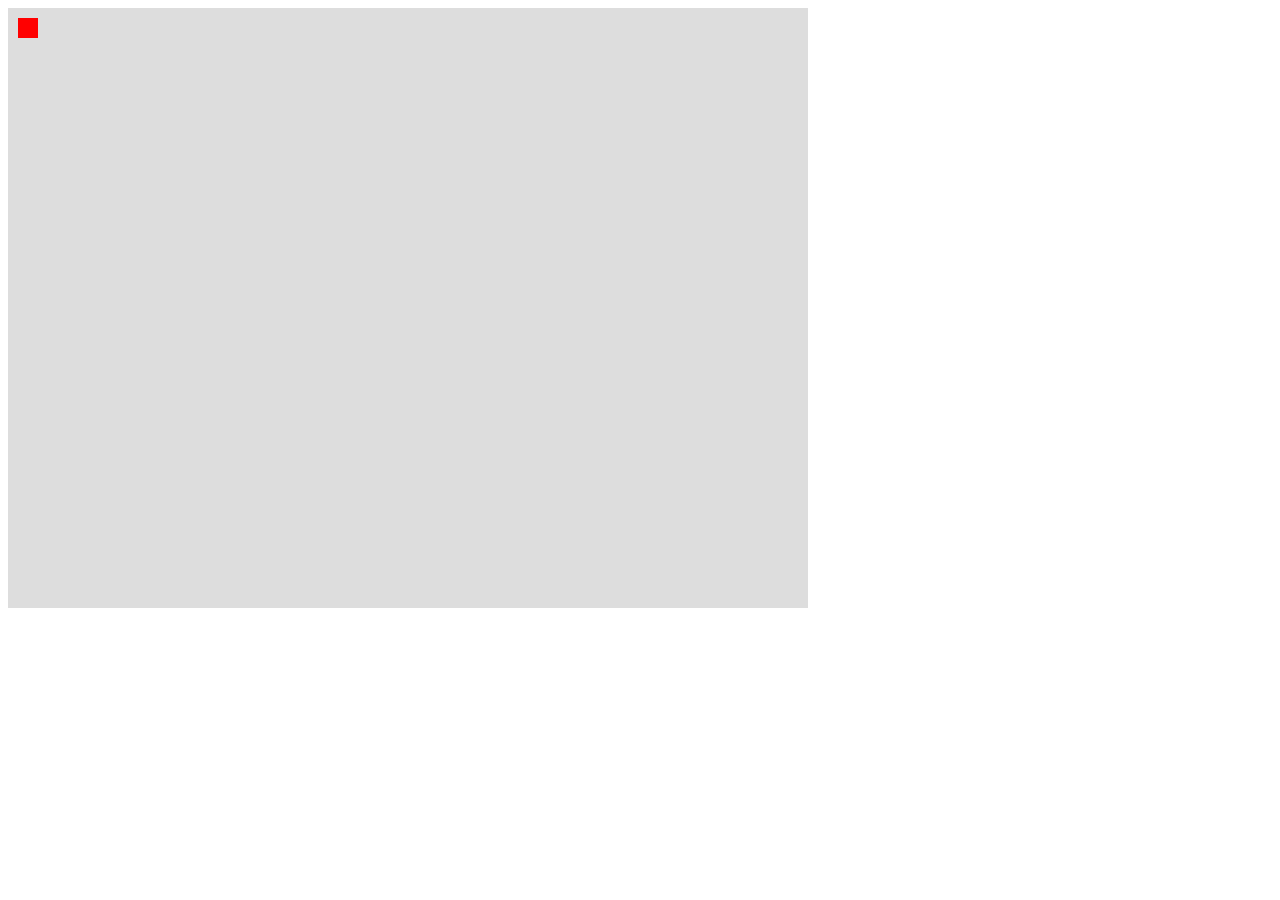
<file: html/exercie/canva/index.html>
<!DOCTYPE html>
<html lang="fr">
  <head>
    <meta charset="UTF-8" />
    <meta name="viewport" content="width=device-width, initial-scale=1.0" />
    <title>Dessiner une balle</title>
    <script src="main.js"></script>
  </head>
  <body>
    <canvas width="800" height="600" id="canvas"></canvas>
  </body>
</html>
</file>
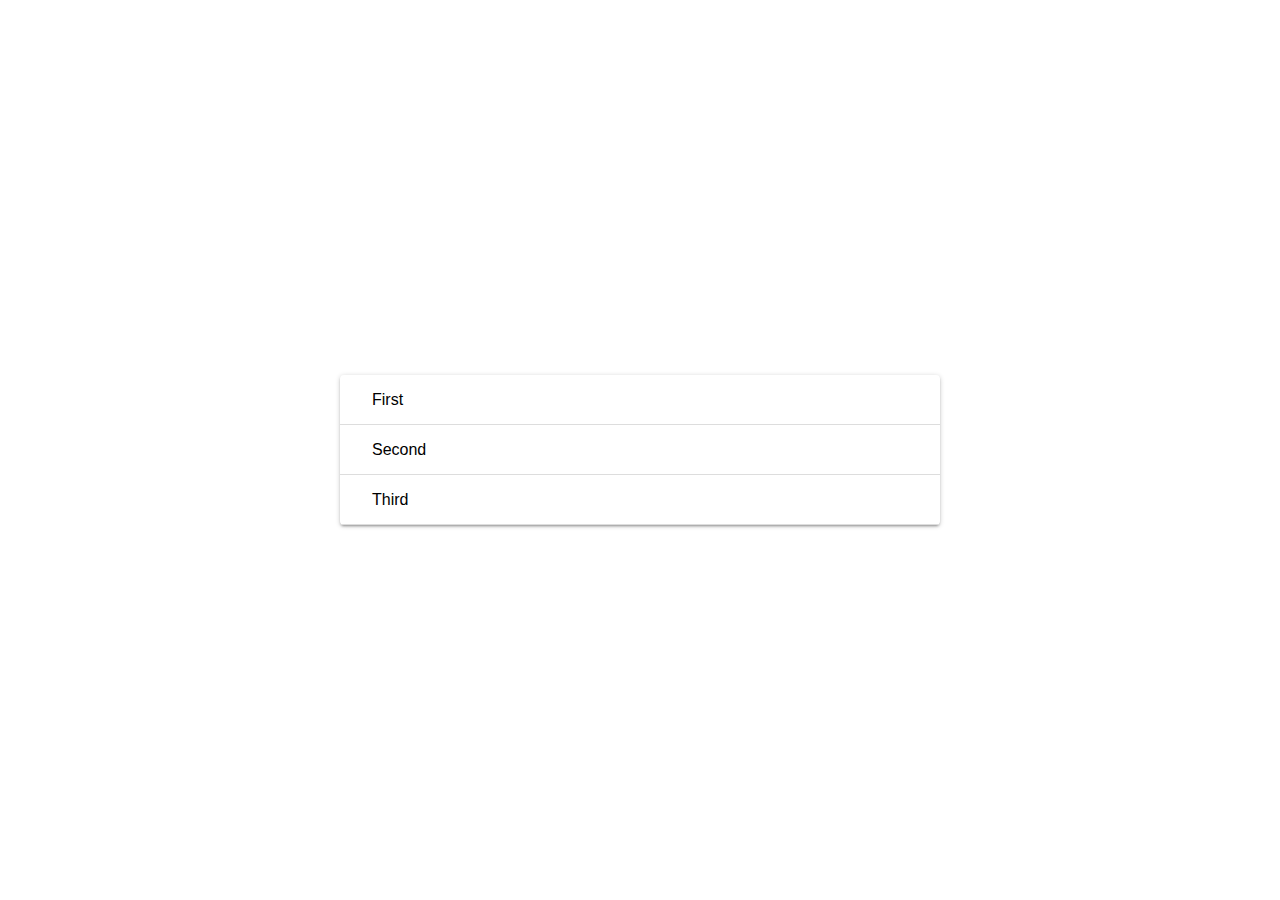
<file: html/exercie/collapse/index.html>
<!DOCTYPE html>
<html lang="en">
  <head>
    <meta charset="UTF-8" />
    <meta http-equiv="X-UA-Compatible" content="IE=edge" />
    <meta name="viewport" content="width=device-width, initial-scale=1.0" />
    <title>Document</title>
 
    <style>
      body {
        display: flex;
        justify-content: center;
        align-items: center;
        min-height: 100vh;
        margin: 0;
        padding: 0 32px;
        flex-direction: column;
      }
 
      .container {
        box-shadow: 0 2px 2px 0 rgb(0 0 0 / 14%),
          0 3px 1px -2px rgb(0 0 0 / 12%), 0 1px 5px 0 rgb(0 0 0 / 20%);
        max-width: 600px;
        border-radius: 4px;
      }
 
      p {
        font-family: sans-serif;
        font-size: 16px;
        margin: 0;
        box-shadow: 0 -1px 0 #ddd inset;
        transition: height 0.3s ease-out;
      }
 
      p:first-child {
        cursor: pointer;
        padding: 16px 32px;
      }
 
      p:last-child {
        height: 0;
        overflow: hidden;
        padding: 0 32px;
      }
    </style>
  </head>
  <body>
    <div class="container">
      <div>
        <p>First</p>
        <p>
          Lorem ipsum dolor sit amet, consectetur adipiscing elit, sed do
          eiusmod tempor incididunt ut labore et dolore magna aliqua. Ut enim ad
          minim veniam, quis nostrud exercitation ullamco laboris nisi ut
          aliquip ex ea commodo consequat. Lorem ipsum dolor sit amet,
          consectetur adipiscing elit, sed do eiusmod tempor incididunt ut
          labore et dolore magna aliqua. Ut enim ad minim veniam, quis nostrud
          exercitation ullamco laboris nisi ut aliquip ex ea commodo consequat.
          Lorem ipsum dolor sit amet, consectetur adipiscing elit, sed do
          eiusmod tempor incididunt ut labore et dolore magna aliqua. Ut enim ad
          minim veniam, quis nostrud exercitation ullamco laboris nisi ut
          aliquip ex ea commodo consequat.
        </p>
      </div>
      <div>
        <p>Second</p>
        <p>
          Lorem ipsum dolor sit amet, consectetur adipiscing elit, sed do
          eiusmod tempor incididunt ut labore et dolore magna aliqua. Ut enim ad
          minim veniam, quis nostrud exercitation ullamco laboris nisi ut
          aliquip ex ea commodo consequat.
        </p>
      </div>
      <div>
        <p>Third</p>
        <p>
          Lorem ipsum dolor sit amet, consectetur adipiscing elit, sed do
          eiusmod tempor incididunt ut labore et dolore magna aliqua. Ut enim ad
          minim veniam, quis nostrud exercitation ullamco laboris nisi ut
          aliquip ex ea commodo consequat.
        </p>
      </div>
    </div>
 
    <script src="main.js"></script>
  </body>
</html>
</file>
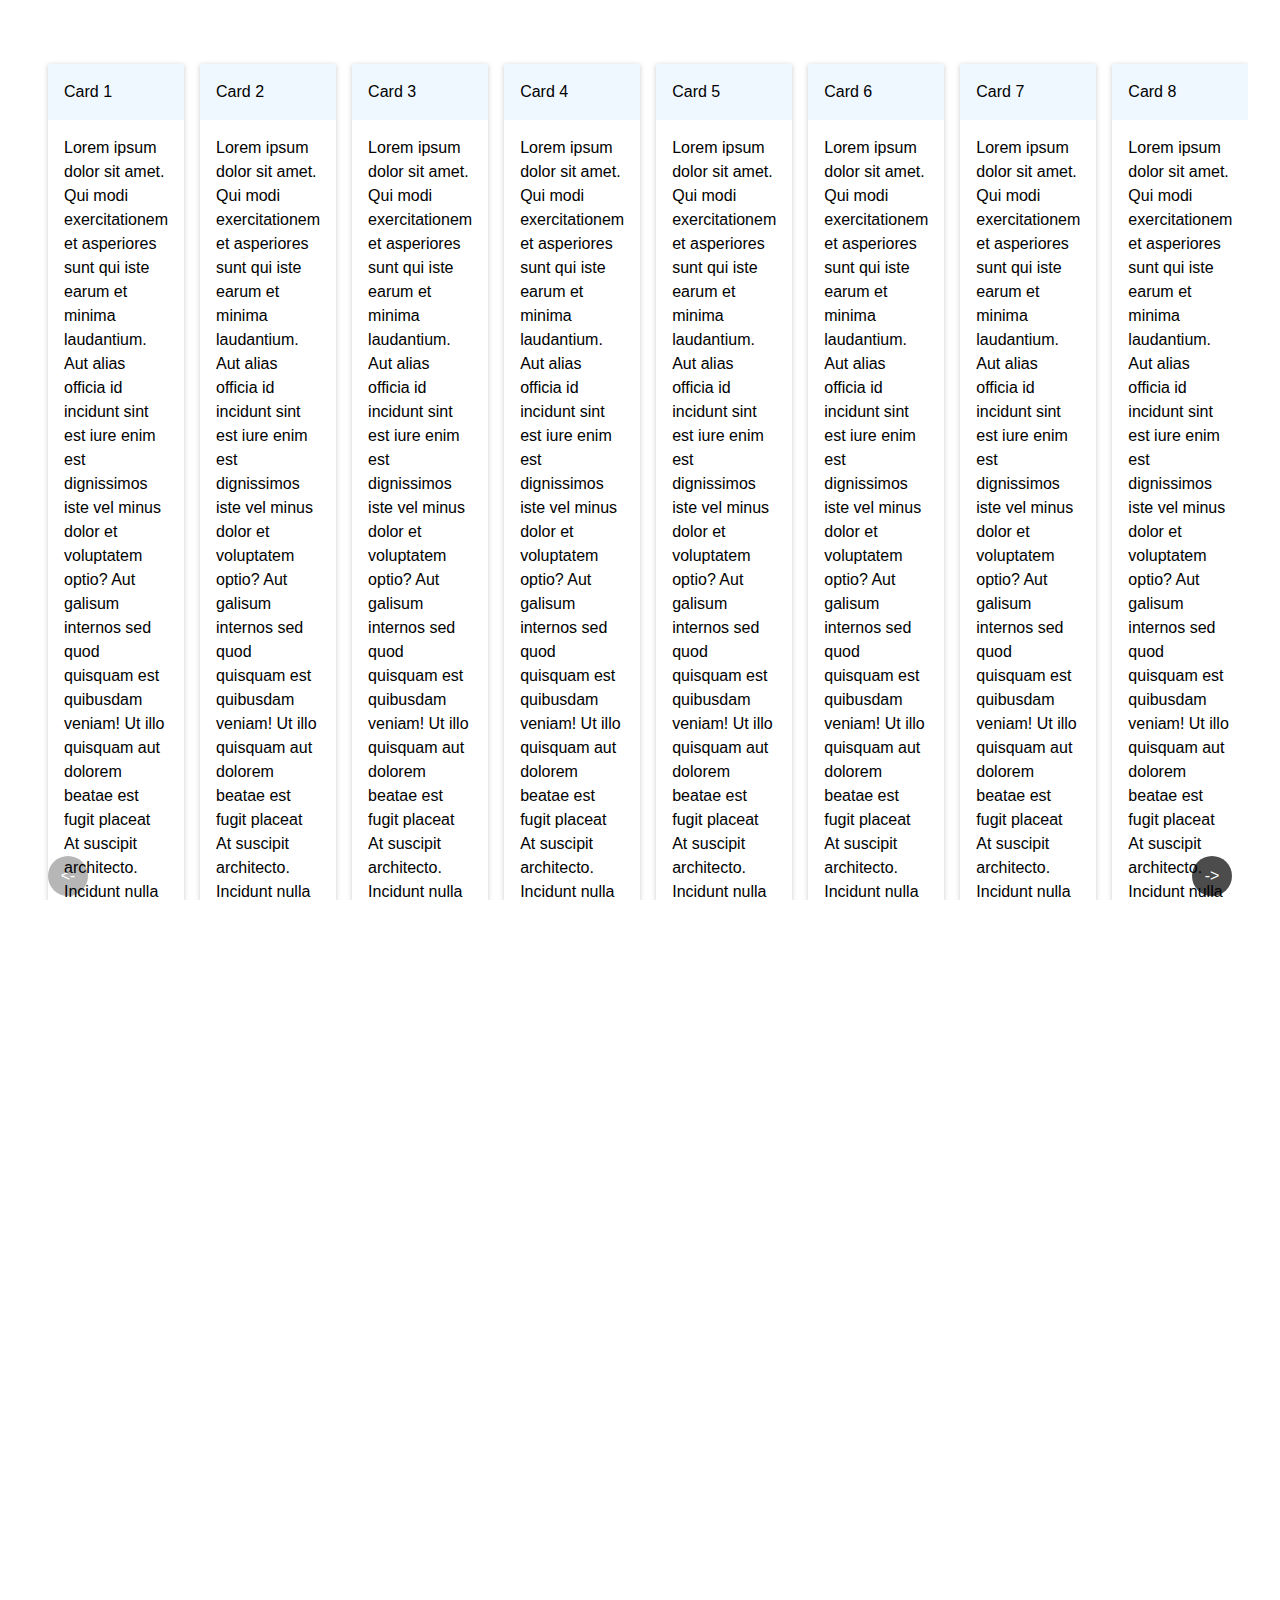
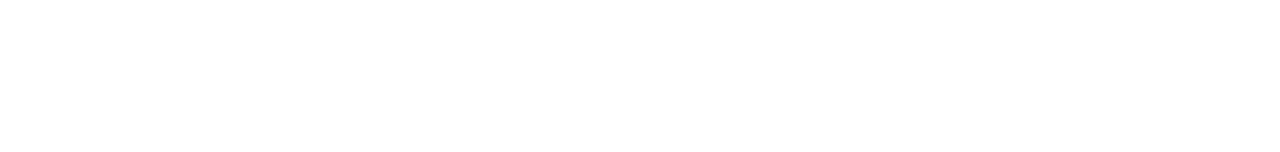
<file: html/exercie/slider/index.html>
<!DOCTYPE html>
<html lang="fr">
  <head>
    <meta charset="UTF-8" />
    <meta http-equiv="X-UA-Compatible" content="IE=edge" />
    <meta name="viewport" content="width=device-width, initial-scale=1.0" />
    <title>Carousel</title>
    <link rel="stylesheet" href="common.css">
    <link rel="stylesheet" href="reseter.css" />
    <link rel="stylesheet" href="style.css" />
 
    <script src="./index_backup.js"></script>
  </head>
  <body>
    <div class="container">
      <div id="slider" class="slider-container">
        <ul>
          <li>
            <div class="card">
              <div class="header">
                <p>Card 1</p>
              </div>
              <div class="body">
                <p>
                  Lorem ipsum dolor sit amet. Qui modi exercitationem et
                  asperiores sunt qui iste earum et minima laudantium. Aut alias
                  officia id incidunt sint est iure enim est dignissimos iste
                  vel minus dolor et voluptatem optio? Aut galisum internos sed
                  quod quisquam est quibusdam veniam! Ut illo quisquam aut
                  dolorem beatae est fugit placeat At suscipit architecto.
                  Incidunt nulla et velit neque ea atque dolor aut quis pariatur
                  qui ullam possimus sed saepe nihil. Non enim molestiae rem
                  quis ducimus et molestias illum. Sit perferendis magni
                  cupiditate quae vel voluptatibus animi ut doloribus illo est
                  consectetur explicabo id perspiciatis esse? Eum excepturi
                  internos non reiciendis nihil ut sunt vero id dolor galisum
                  est dignissimos architecto.
                </p>
              </div>
            </div>
          </li>
          <li>
            <div class="card">
              <div class="header">
                <p>Card 2</p>
              </div>
              <div class="body">
                <p>
                  Lorem ipsum dolor sit amet. Qui modi exercitationem et
                  asperiores sunt qui iste earum et minima laudantium. Aut alias
                  officia id incidunt sint est iure enim est dignissimos iste
                  vel minus dolor et voluptatem optio? Aut galisum internos sed
                  quod quisquam est quibusdam veniam! Ut illo quisquam aut
                  dolorem beatae est fugit placeat At suscipit architecto.
                  Incidunt nulla et velit neque ea atque dolor aut quis pariatur
                  qui ullam possimus sed saepe nihil. Non enim molestiae rem
                  quis ducimus et molestias illum. Sit perferendis magni
                  cupiditate quae vel voluptatibus animi ut doloribus illo est
                  consectetur explicabo id perspiciatis esse? Eum excepturi
                  internos non reiciendis nihil ut sunt vero id dolor galisum
                  est dignissimos architecto.
                </p>
              </div>
            </div>
          </li>
          <li>
            <div class="card">
              <div class="header">
                <p>Card 3</p>
              </div>
              <div class="body">
                <p>
                  Lorem ipsum dolor sit amet. Qui modi exercitationem et
                  asperiores sunt qui iste earum et minima laudantium. Aut alias
                  officia id incidunt sint est iure enim est dignissimos iste
                  vel minus dolor et voluptatem optio? Aut galisum internos sed
                  quod quisquam est quibusdam veniam! Ut illo quisquam aut
                  dolorem beatae est fugit placeat At suscipit architecto.
                  Incidunt nulla et velit neque ea atque dolor aut quis pariatur
                  qui ullam possimus sed saepe nihil. Non enim molestiae rem
                  quis ducimus et molestias illum. Sit perferendis magni
                  cupiditate quae vel voluptatibus animi ut doloribus illo est
                  consectetur explicabo id perspiciatis esse? Eum excepturi
                  internos non reiciendis nihil ut sunt vero id dolor galisum
                  est dignissimos architecto.
                </p>
              </div>
            </div>
          </li>
          <li>
            <div class="card">
              <div class="header">
                <p>Card 4</p>
              </div>
              <div class="body">
                <p>
                  Lorem ipsum dolor sit amet. Qui modi exercitationem et
                  asperiores sunt qui iste earum et minima laudantium. Aut alias
                  officia id incidunt sint est iure enim est dignissimos iste
                  vel minus dolor et voluptatem optio? Aut galisum internos sed
                  quod quisquam est quibusdam veniam! Ut illo quisquam aut
                  dolorem beatae est fugit placeat At suscipit architecto.
                  Incidunt nulla et velit neque ea atque dolor aut quis pariatur
                  qui ullam possimus sed saepe nihil. Non enim molestiae rem
                  quis ducimus et molestias illum. Sit perferendis magni
                  cupiditate quae vel voluptatibus animi ut doloribus illo est
                  consectetur explicabo id perspiciatis esse? Eum excepturi
                  internos non reiciendis nihil ut sunt vero id dolor galisum
                  est dignissimos architecto.
                </p>
              </div>
            </div>
          </li>
          <li>
            <div class="card">
              <div class="header">
                <p>Card 5</p>
              </div>
              <div class="body">
                <p>
                  Lorem ipsum dolor sit amet. Qui modi exercitationem et
                  asperiores sunt qui iste earum et minima laudantium. Aut alias
                  officia id incidunt sint est iure enim est dignissimos iste
                  vel minus dolor et voluptatem optio? Aut galisum internos sed
                  quod quisquam est quibusdam veniam! Ut illo quisquam aut
                  dolorem beatae est fugit placeat At suscipit architecto.
                  Incidunt nulla et velit neque ea atque dolor aut quis pariatur
                  qui ullam possimus sed saepe nihil. Non enim molestiae rem
                  quis ducimus et molestias illum. Sit perferendis magni
                  cupiditate quae vel voluptatibus animi ut doloribus illo est
                  consectetur explicabo id perspiciatis esse? Eum excepturi
                  internos non reiciendis nihil ut sunt vero id dolor galisum
                  est dignissimos architecto.
                </p>
              </div>
            </div>
          </li>
          <li>
            <div class="card">
              <div class="header">
                <p>Card 6</p>
              </div>
              <div class="body">
                <p>
                  Lorem ipsum dolor sit amet. Qui modi exercitationem et
                  asperiores sunt qui iste earum et minima laudantium. Aut alias
                  officia id incidunt sint est iure enim est dignissimos iste
                  vel minus dolor et voluptatem optio? Aut galisum internos sed
                  quod quisquam est quibusdam veniam! Ut illo quisquam aut
                  dolorem beatae est fugit placeat At suscipit architecto.
                  Incidunt nulla et velit neque ea atque dolor aut quis pariatur
                  qui ullam possimus sed saepe nihil. Non enim molestiae rem
                  quis ducimus et molestias illum. Sit perferendis magni
                  cupiditate quae vel voluptatibus animi ut doloribus illo est
                  consectetur explicabo id perspiciatis esse? Eum excepturi
                  internos non reiciendis nihil ut sunt vero id dolor galisum
                  est dignissimos architecto.
                </p>
              </div>
            </div>
          </li>
          <li>
            <div class="card">
              <div class="header">
                <p>Card 7</p>
              </div>
              <div class="body">
                <p>
                  Lorem ipsum dolor sit amet. Qui modi exercitationem et
                  asperiores sunt qui iste earum et minima laudantium. Aut alias
                  officia id incidunt sint est iure enim est dignissimos iste
                  vel minus dolor et voluptatem optio? Aut galisum internos sed
                  quod quisquam est quibusdam veniam! Ut illo quisquam aut
                  dolorem beatae est fugit placeat At suscipit architecto.
                  Incidunt nulla et velit neque ea atque dolor aut quis pariatur
                  qui ullam possimus sed saepe nihil. Non enim molestiae rem
                  quis ducimus et molestias illum. Sit perferendis magni
                  cupiditate quae vel voluptatibus animi ut doloribus illo est
                  consectetur explicabo id perspiciatis esse? Eum excepturi
                  internos non reiciendis nihil ut sunt vero id dolor galisum
                  est dignissimos architecto.
                </p>
              </div>
            </div>
          </li>
          <li>
            <div class="card">
              <div class="header">
                <p>Card 8</p>
              </div>
              <div class="body">
                <p>
                  Lorem ipsum dolor sit amet. Qui modi exercitationem et
                  asperiores sunt qui iste earum et minima laudantium. Aut alias
                  officia id incidunt sint est iure enim est dignissimos iste
                  vel minus dolor et voluptatem optio? Aut galisum internos sed
                  quod quisquam est quibusdam veniam! Ut illo quisquam aut
                  dolorem beatae est fugit placeat At suscipit architecto.
                  Incidunt nulla et velit neque ea atque dolor aut quis pariatur
                  qui ullam possimus sed saepe nihil. Non enim molestiae rem
                  quis ducimus et molestias illum. Sit perferendis magni
                  cupiditate quae vel voluptatibus animi ut doloribus illo est
                  consectetur explicabo id perspiciatis esse? Eum excepturi
                  internos non reiciendis nihil ut sunt vero id dolor galisum
                  est dignissimos architecto.
                </p>
              </div>
            </div>
          </li>
          <li>
            <div class="card">
              <div class="header">
                <p>Card 9</p>
              </div>
              <div class="body">
                <p>
                  Lorem ipsum dolor sit amet. Qui modi exercitationem et
                  asperiores sunt qui iste earum et minima laudantium. Aut alias
                  officia id incidunt sint est iure enim est dignissimos iste
                  vel minus dolor et voluptatem optio? Aut galisum internos sed
                  quod quisquam est quibusdam veniam! Ut illo quisquam aut
                  dolorem beatae est fugit placeat At suscipit architecto.
                  Incidunt nulla et velit neque ea atque dolor aut quis pariatur
                  qui ullam possimus sed saepe nihil. Non enim molestiae rem
                  quis ducimus et molestias illum. Sit perferendis magni
                  cupiditate quae vel voluptatibus animi ut doloribus illo est
                  consectetur explicabo id perspiciatis esse? Eum excepturi
                  internos non reiciendis nihil ut sunt vero id dolor galisum
                  est dignissimos architecto.
                </p>
              </div>
            </div>
          </li>
          <li>
            <div class="card">
              <div class="header">
                <p>Card 10</p>
              </div>
              <div class="body">
                <p>
                  Lorem ipsum dolor sit amet. Qui modi exercitationem et
                  asperiores sunt qui iste earum et minima laudantium. Aut alias
                  officia id incidunt sint est iure enim est dignissimos iste
                  vel minus dolor et voluptatem optio? Aut galisum internos sed
                  quod quisquam est quibusdam veniam! Ut illo quisquam aut
                  dolorem beatae est fugit placeat At suscipit architecto.
                  Incidunt nulla et velit neque ea atque dolor aut quis pariatur
                  qui ullam possimus sed saepe nihil. Non enim molestiae rem
                  quis ducimus et molestias illum. Sit perferendis magni
                  cupiditate quae vel voluptatibus animi ut doloribus illo est
                  consectetur explicabo id perspiciatis esse? Eum excepturi
                  internos non reiciendis nihil ut sunt vero id dolor galisum
                  est dignissimos architecto.
                </p>
              </div>
            </div>
          </li>
          <li>
            <div class="card">
              <div class="header">
                <p>Card 11</p>
              </div>
              <div class="body">
                <p>
                  Lorem ipsum dolor sit amet. Qui modi exercitationem et
                  asperiores sunt qui iste earum et minima laudantium. Aut alias
                  officia id incidunt sint est iure enim est dignissimos iste
                  vel minus dolor et voluptatem optio? Aut galisum internos sed
                  quod quisquam est quibusdam veniam! Ut illo quisquam aut
                  dolorem beatae est fugit placeat At suscipit architecto.
                  Incidunt nulla et velit neque ea atque dolor aut quis pariatur
                  qui ullam possimus sed saepe nihil. Non enim molestiae rem
                  quis ducimus et molestias illum. Sit perferendis magni
                  cupiditate quae vel voluptatibus animi ut doloribus illo est
                  consectetur explicabo id perspiciatis esse? Eum excepturi
                  internos non reiciendis nihil ut sunt vero id dolor galisum
                  est dignissimos architecto.
                </p>
              </div>
            </div>
          </li>
          <li>
            <div class="card">
              <div class="header">
                <p>Card 12</p>
              </div>
              <div class="body">
                <p>
                  Lorem ipsum dolor sit amet. Qui modi exercitationem et
                  asperiores sunt qui iste earum et minima laudantium. Aut alias
                  officia id incidunt sint est iure enim est dignissimos iste
                  vel minus dolor et voluptatem optio? Aut galisum internos sed
                  quod quisquam est quibusdam veniam! Ut illo quisquam aut
                  dolorem beatae est fugit placeat At suscipit architecto.
                  Incidunt nulla et velit neque ea atque dolor aut quis pariatur
                  qui ullam possimus sed saepe nihil. Non enim molestiae rem
                  quis ducimus et molestias illum. Sit perferendis magni
                  cupiditate quae vel voluptatibus animi ut doloribus illo est
                  consectetur explicabo id perspiciatis esse? Eum excepturi
                  internos non reiciendis nihil ut sunt vero id dolor galisum
                  est dignissimos architecto.
                </p>
              </div>
            </div>
          </li>
        </ul>
      </div>
    </div>
  </body>
</html>
</file>
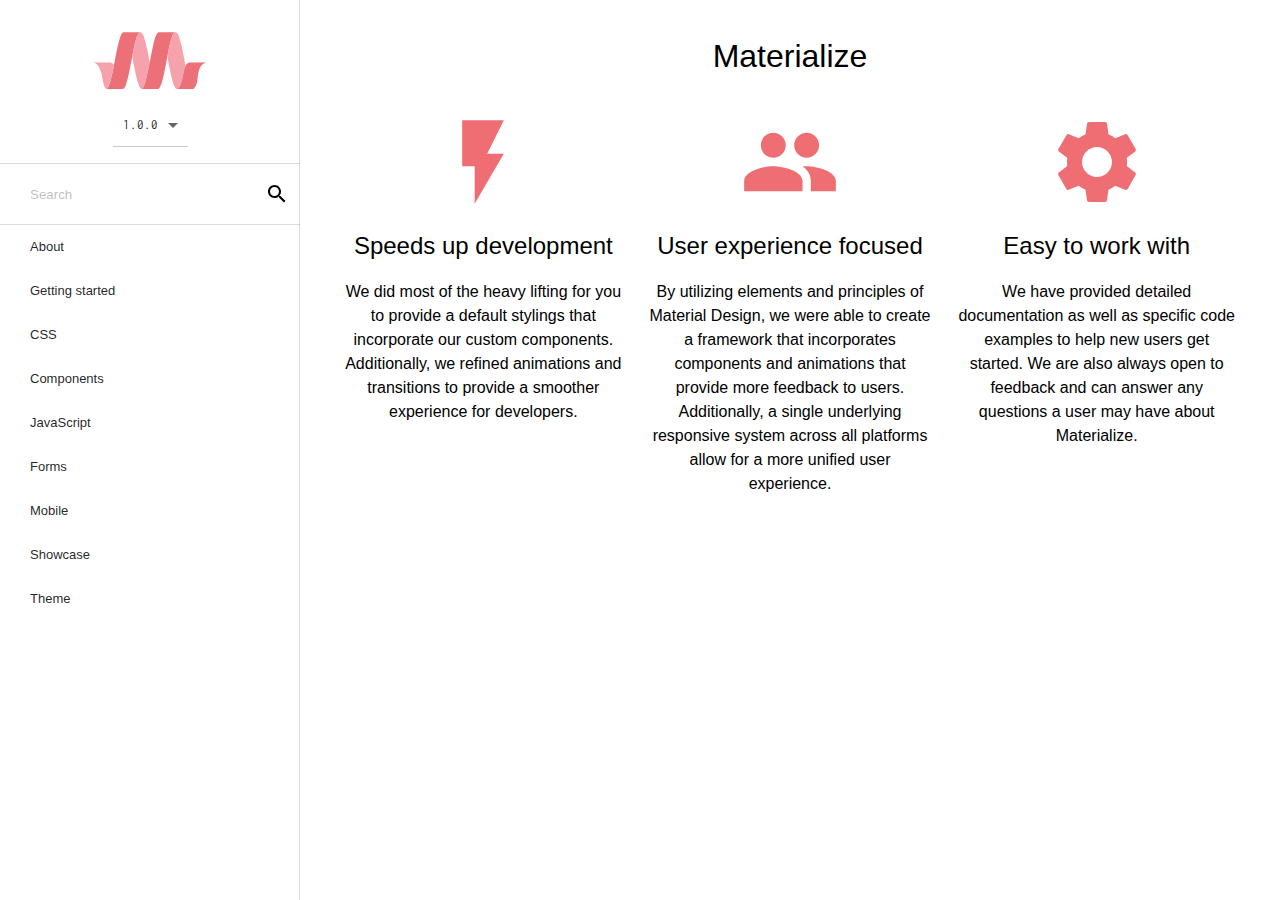
<file: html/exercie/materialize/pages/index.html>
<!DOCTYPE html>
<html lang="en">
  <head>
    <meta charset="UTF-8" />
    <meta http-equiv="X-UA-Compatible" content="IE=edge" />
    <meta name="viewport" content="width=device-width, initial-scale=1.0" />
    <title>Document</title>

    <link rel="stylesheet" href="../css/reseter.css" />
    <link rel="stylesheet" href="../css/common.css" />
    <link rel="stylesheet" href="../css/style.css" />
    <script type="text/javascript" src="../js/main.js"></script>
  </head>

  <body>
    <div class="container">
      <div class="menu"></div>
      <header>
        <div class="logo-version">
          <div class="logo">
            <div class="adaptive-img--contain">
              <span>
                <img src="../images/logo.svg" alt="brand-logo" />
              </span>
            </div>
          </div>

          <div class="version__container">
            <a href="#" class="version">
              <span>1.0.0</span>
              <div class="triangle-bottom"></div>
            </a>

            <div class="version__options">
              <a href="#">1.0.0</a>
              <a href="#">0.100.2</a>
            </div>
          </div>
        </div>

        <div class="search">
          <div>
            <input type="text" placeholder="Search" />
          </div>
        </div>

        <nav class="nav">
          <ul>
            <li>
              <a href="#">About</a>
            </li>
            <li>
              <a href="#">Getting started</a>
            </li>
            <li>
              <a href="#">CSS</a>
              <ul class="sub-list list-10">
                <li>
                  <a href="#">Color</a>
                </li>
                <li>
                  <a href="#">Grid</a>
                </li>
                <li>
                  <a href="#">Helpers</a>
                </li>
                <li>
                  <a href="#">Media</a>
                </li>
                <li>
                  <a href="#">Pulse</a>
                </li>
                <li>
                  <a href="#">Sass</a>
                </li>
                <li>
                  <a href="#">Shadow</a>
                </li>
                <li>
                  <a href="#">Table</a>
                </li>
                <li>
                  <a href="#">Transitions</a>
                </li>
                <li>
                  <a href="#">Typographie</a>
                </li>
              </ul>
            </li>
            <li>
              <a href="#">Components</a>
              <ul class="sub-list list-11">
                <li>
                  <a href="#">Badges</a>
                </li>
                <li>
                  <a href="#">Buttons</a>
                </li>
                <li>
                  <a href="#">Breadcrumbs</a>
                </li>
                <li>
                  <a href="#">Cards</a>
                </li>
                <li>
                  <a href="#">Collections</a>
                </li>
                <li>
                  <a href="#">Floating Action Button</a>
                </li>
                <li>
                  <a href="#">Footer</a>
                </li>
                <li>
                  <a href="#">Icons</a>
                </li>
                <li>
                  <a href="#">Navbar</a>
                </li>
                <li>
                  <a href="#">Pagination</a>
                </li>
                <li>
                  <a href="#">Preloader</a>
                </li>
              </ul>
            </li>
            <li>
              <a href="#">JavaScript</a>
            </li>
            <li>
              <a href="#">Forms</a>
            </li>
            <li>
              <a href="#">Mobile</a>
            </li>
            <li>
              <a href="#">Showcase</a>
            </li>
            <li>
              <a href="#">Theme</a>
            </li>
          </ul>
        </nav>
      </header>

      <div class="shadow"></div>

      <main>
        <h1>Materialize</h1>

        <div class="block-container">
          <div class="block">
            <div class="icon">
              <div class="adaptive-img--contain">
                <span>
                  <img
                    src="../images/flash_on_black_24dp.svg"
                    aria-hidden="true"
                  />
                </span>
              </div>
            </div>

            <h3>Speeds up development</h3>

            <p>
              We did most of the heavy lifting for you to provide a default
              stylings that incorporate our custom components. Additionally, we
              refined animations and transitions to provide a smoother
              experience for developers.
            </p>
          </div>

          <div class="block">
            <div class="icon">
              <div class="adaptive-img--contain">
                <span>
                  <img
                    src="../images/group_black_24dp.svg"
                    aria-hidden="true"
                  />
                </span>
              </div>
            </div>

            <h3>User experience focused</h3>

            <p>
              By utilizing elements and principles of Material Design, we were
              able to create a framework that incorporates components and
              animations that provide more feedback to users. Additionally, a
              single underlying responsive system across all platforms allow for
              a more unified user experience.
            </p>
          </div>

          <div class="block">
            <div class="icon">
              <div class="adaptive-img--contain">
                <span>
                  <img
                    aria-hidden="true"
                    src="../images/settings_black_24dp.svg"
                  />
                </span>
              </div>
            </div>

            <h3>Easy to work with</h3>

            <p>
              We have provided detailed documentation as well as specific code
              examples to help new users get started. We are also always open to
              feedback and can answer any questions a user may have about
              Materialize.
            </p>
          </div>
        </div>
      </main>
    </div>
  </body>
</html>
</file>
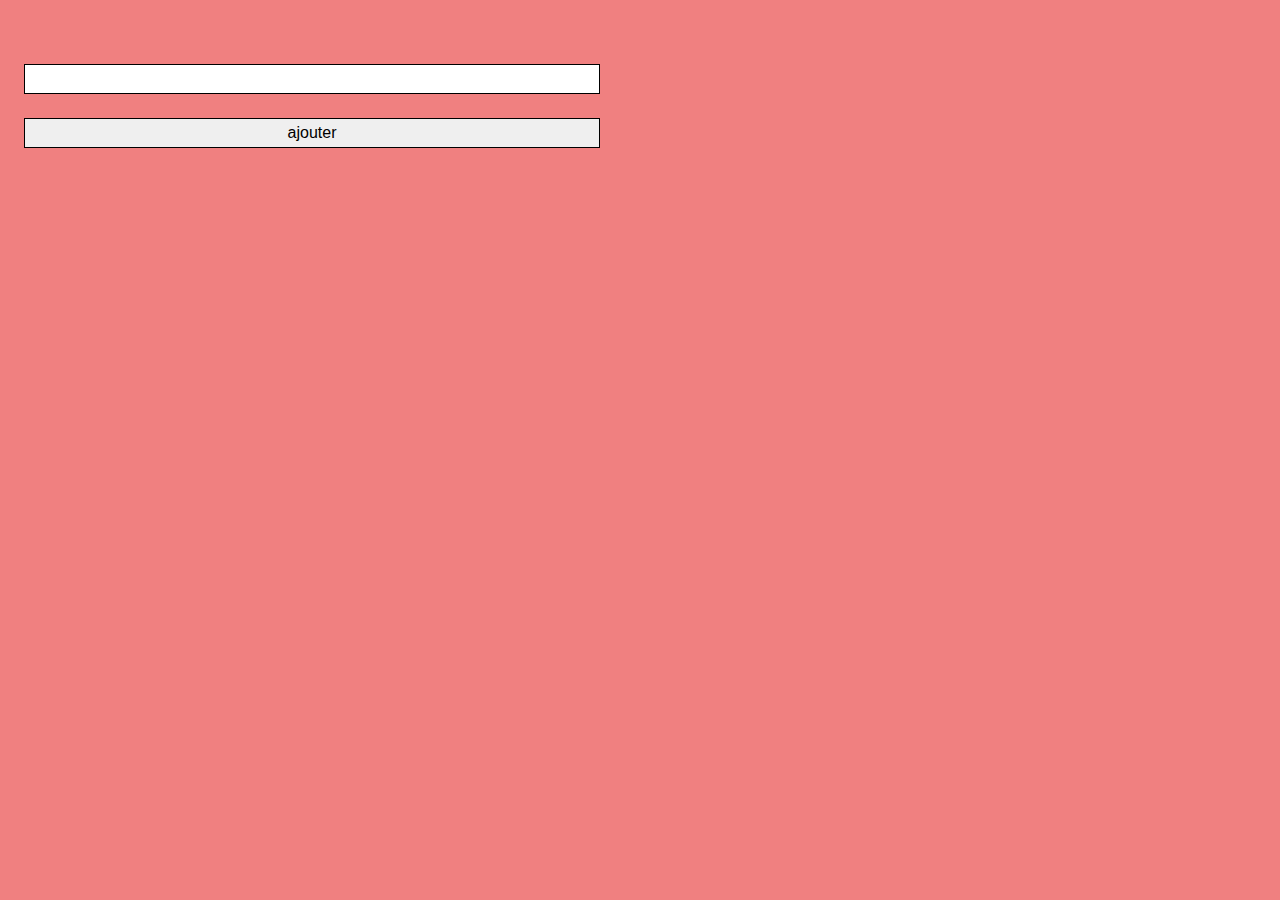
<file: html/exercie/todolist/todo/todov2/index.html>
<!DOCTYPE html>
<html lang="fr">
  <head>
    <meta charset="UTF-8" />
    <meta http-equiv="X-UA-Compatible" content="IE=edge" />
    <meta name="viewport" content="width=device-width, initial-scale=1.0" />
    <title>Todo JS App</title>

    <link rel="stylesheet" href="/html/exercie/todolist/todo/todov2/style.css" />
  </head>

  <body>
    <div class="container">
      <form class="form">
        <input type="text" id="add" />
        <button type="submit" id="addButton">ajouter</button>
      </form>

      <div class="root" id="root"></div>
    </div>
    <script type="text/javascript" src="/html/exercie/todolist/todo/todov2/main.js"></script>
  </body>
</html>
</file>
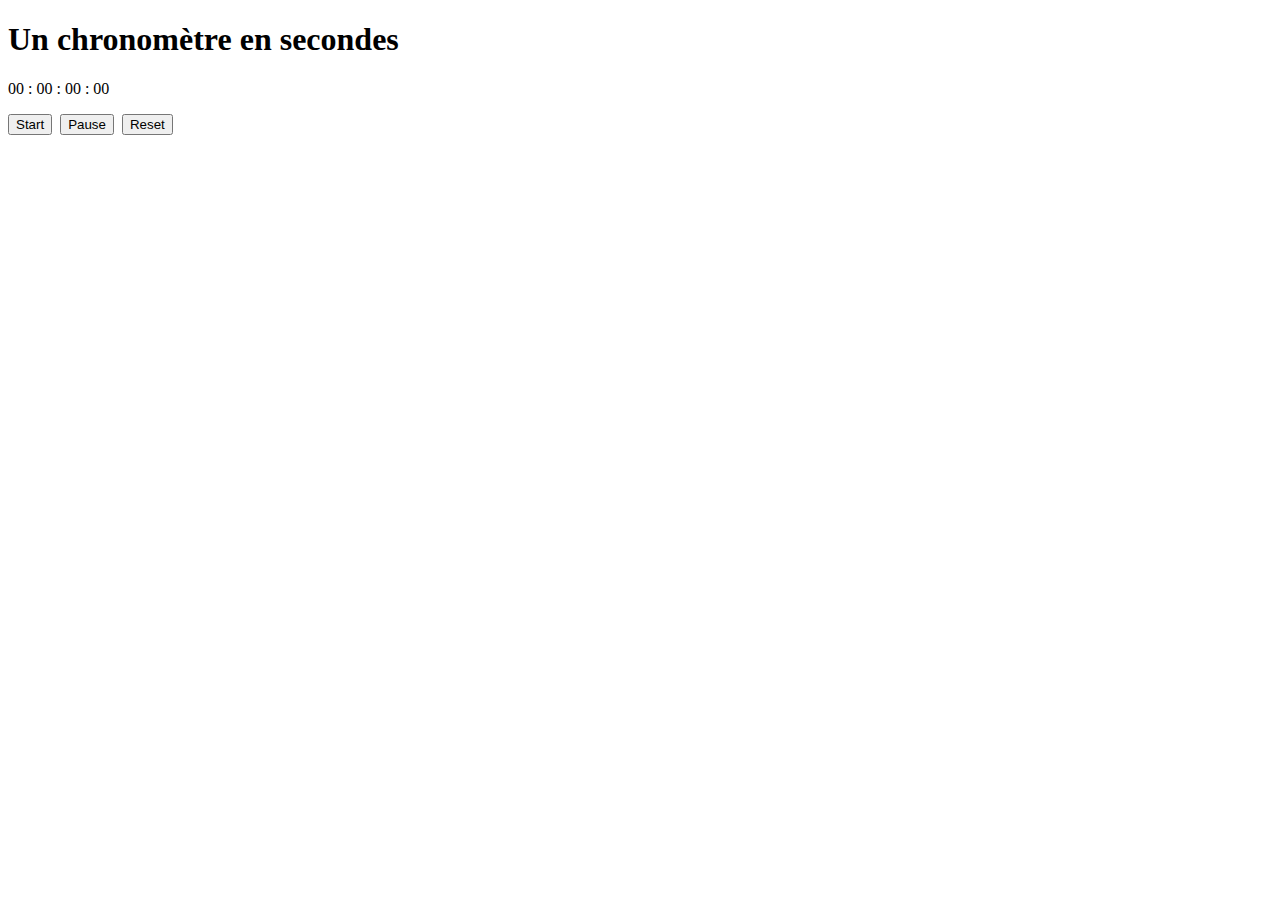
<file: html/exercie/chrono/chrono.html>
<!DOCTYPE html>
<html lang="en">
<head>
    <meta charset="UTF-8">
    <meta name="viewport" content="width=device-width, initial-scale=1.0">
    <title>un chronomètre en secondes avec setTimeout</title>
    <script src="main.js"></script>
</head>
<body>
    <h1>Un chronomètre en secondes</h1>
    <p id="chrono"></p>
</body>
</html>
</file>
<file: html/exercie/slider/common.css>
@import url("https://fonts.googleapis.com/css2?family=Inconsolata:wght@400;500&display=swap");

/***********************************************************************/
/***************************** BODY / HTML *****************************/
/***********************************************************************/

*:not(head, script, table, tbody, tfoot, thead, tr, td, th),
::after,
::before {
  display: flex;
  flex-direction: column;
}

html {
  top: 0;
  left: 0;
  width: 100%;
  height: 100%;
  position: fixed;
  font-size: 62.5%;
  font-weight: normal;
  font-family: -apple-system, BlinkMacSystemFont, "Segoe UI", Roboto,
    Oxygen-Sans, Ubuntu, Cantarell, "Helvetica Neue", sans-serif;
}

body {
  flex: 1 0;
  line-height: 1.5;
  font-size: 1.6rem;
  scroll-behavior: smooth;
}

html,
body {
  overflow: auto;
}

/************************************************************************/
/***************************** ADAPTIVE-IMG *****************************/
/************************************************************************/

*[class*="adaptive-img"] {
  position: relative;
}

*[class*="adaptive-img"] > span,
*[class*="adaptive-img"] > span > img {
  top: 0;
  left: 0;
  right: 0;
  bottom: 0;
  padding: 0;
  border: none;
  display: block;
  position: absolute;
  box-sizing: border-box;
}

*[class*="adaptive-img"] > span {
  margin: 0;
  opacity: 1;
  width: initial;
  height: initial;
  overflow: hidden;
  background: none;
}

*[class*="adaptive-img"] > span > img {
  width: 0;
  height: 0;
  margin: auto;
  min-width: 100%;
  max-width: 100%;
  min-height: 100%;
  max-height: 100%;
}

.adaptive-img--cover > span > img {
  object-fit: cover;
}

.adaptive-img--contain > span > img {
  object-fit: contain;
}

/***********************************************************************/
/***************************** TITLE RESET *****************************/
/***********************************************************************/

h1,
h2,
h3,
h4 {
  margin: 0;
}
</file>
<file: html/exercie/slider/style.css>
.container {
    flex: 1 0;
    padding: 32px;
  }
   
  .slider-container {
    position: relative;
  }
   
  .container ul {
    /* background: lightgray; */
    scroll-behavior: smooth;
    gap: 16px;
    padding: 16px;
    overflow: auto;
    flex-direction: row;
    scroll-snap-type: x mandatory;
  }
   
  .container ul li {
    /* flex: 1 calc(100% / 4); */
    /* flex-shrink: 0; */
    scroll-snap-align: center;
  }
   
  .card {
    box-shadow: 0 2px 2px 0 rgba(232, 230, 230, 0.14),
      0 3px 1px -2px rgb(0 0 0 / 12%), 0 1px 5px 0 rgb(0 0 0 / 20%);
  }
   
  .header {
    padding: 16px;
    background: aliceblue;
  }
   
  .body {
    padding: 16px;
  }
   
  .arrow {
    top: 50%;
    width: 40px;
    height: 40px;
    display: flex;
    cursor: pointer;
    position: absolute;
    align-items: center;
    border-radius: 50px;
    justify-content: center;
    transform: translateY(-50%);
    background: rgba(0, 0, 0, 0.7);
  }
   
  .arrow.disabled {
    opacity: 0.4;
  }
   
  .arrow.left {
    left: 16px;
  }
   
  .arrow.right {
    right: 16px;
  }
   
  .arrow:before {
    color: white;
  }
   
  .arrow.left:before {
    content: "<-";
  }
   
  .arrow.right:before {
    content: "->";
  }
</file>
<file: html/exercie/materialize/css/common.css>
@import url("https://fonts.googleapis.com/css2?family=Inconsolata:wght@400;500&display=swap");

/***********************************************************************/
/***************************** BODY / HTML *****************************/
/***********************************************************************/

*:not(head, script, table, tbody, tfoot, thead, tr, td, th),
::after,
::before {
  display: flex;
  flex-direction: column;
}

html {
  top: 0;
  left: 0;
  width: 100%;
  height: 100%;
  position: fixed;
  font-size: 62.5%;
  font-weight: normal;
  font-family: -apple-system, BlinkMacSystemFont, "Segoe UI", Roboto,
    Oxygen-Sans, Ubuntu, Cantarell, "Helvetica Neue", sans-serif;
}

body {
  flex: 1 0;
  line-height: 1.5;
  font-size: 1.6rem;
  scroll-behavior: smooth;
}

html,
body {
  overflow: auto;
}

/************************************************************************/
/***************************** ADAPTIVE-IMG *****************************/
/************************************************************************/

*[class*="adaptive-img"] {
  position: relative;
}

*[class*="adaptive-img"] > span,
*[class*="adaptive-img"] > span > img {
  top: 0;
  left: 0;
  right: 0;
  bottom: 0;
  padding: 0;
  border: none;
  display: block;
  position: absolute;
  box-sizing: border-box;
}

*[class*="adaptive-img"] > span {
  margin: 0;
  opacity: 1;
  width: initial;
  height: initial;
  overflow: hidden;
  background: none;
}

*[class*="adaptive-img"] > span > img {
  width: 0;
  height: 0;
  margin: auto;
  min-width: 100%;
  max-width: 100%;
  min-height: 100%;
  max-height: 100%;
}

.adaptive-img--cover > span > img {
  object-fit: cover;
}

.adaptive-img--contain > span > img {
  object-fit: contain;
}

/***********************************************************************/
/***************************** TITLE RESET *****************************/
/***********************************************************************/

h1,
h2,
h3,
h4 {
  margin: 0;
}
</file>
<file: html/exercie/materialize/css/style.css>
.container {
  flex-direction: row;
}

.translate {
  transform: translateX(0);
}

div.show {
  display: flex;
}

/************************************************************************/
/***************************** HEADER / NAV *****************************/
/************************************************************************/

.menu {
  top: 40px;
  left: 10%;
  z-index: 10;
  width: 24px;
  height: 3px;
  opacity: 0.7;
  display: none;
  cursor: pointer;
  position: absolute;
  background-color: #ee6e73;
}

.menu:hover + header,
header:hover {
  /* transform: translateX(0); */
}

.menu:before {
  content: "";
  top: -6px;
  left: 0;
  width: 24px;
  height: 3px;
  position: absolute;
  background-color: #ee6e73;
}

.menu:after {
  content: "";
  bottom: -6px;
  left: 0;
  width: 24px;
  height: 3px;
  position: absolute;
  background-color: #ee6e73;
}

header {
  width: 300px;
  height: 100vh;
  transition: 0.3s;
  position: relative;
}

header:after {
  right: 0;
  width: 1px;
  content: "";
  height: 100%;
  position: absolute;
  background-color: rgba(0, 0, 0, 0.14);
}

@media (max-width: 992px) {
  header {
    top: 0;
    left: 0;
    z-index: 100;
    position: fixed;
    background: white;
    transform: translateX(-300px);
    box-shadow: 0 2px 2px 0 rgb(0 0 0 / 14%), 0 3px 1px -2px rgb(0 0 0 / 12%),
      0 1px 5px 0 rgb(0 0 0 / 20%);
  }
  header:hover + .shadow {
    /* display: flex; */
  }
  .menu {
    display: flex;
  }
}

.shadow {
  top: 0;
  left: 0;
  z-index: 50;
  width: 100%;
  height: 100%;
  display: none;
  position: fixed;
  background: rgba(0, 0, 0, 0.4);
}

/*************************** LOGO & VERSION ***************************/

.logo-version {
  gap: 14px;
  padding-top: 32px;
  padding-bottom: 16px;
}

/***************************** LOGO *****************************/

.logo .adaptive-img--contain {
  height: 57px;
}

/***************************** VERSION *****************************/

.version__container {
  position: relative;
  align-items: center;
}

.version {
  gap: 10px;
  padding: 0 10px;
  align-items: center;
  flex-direction: row;
  text-decoration: none;
  justify-content: center;
  box-shadow: 0 -1px 0 rgba(0, 0, 0, 0.2) inset;
}

.version > span {
  height: 44px;
  font-size: 13px;
  font-weight: 400;
  line-height: 44px;
  font-family: "Inconsolata";
  color: rgba(0, 0, 0, 0.87);
}

.version:hover {
  background-color: rgba(0, 0, 0, 0.05);
}

.version__options:hover,
.version:hover + .version__options {
  transform: scale(1);
}

.triangle-bottom {
  width: 0;
  height: 0;
  border-style: solid;
  display: inline-block;
  border-width: 5px 5px 0 5px;
  border-color: rgba(0, 0, 0, 0.6) transparent transparent transparent;
}

.version__options {
  z-index: 10;
  transform: scale(0);
  transform-origin: top left;
  transition: transform 0.2s linear;
  top: 0;
  left: 114px;
  width: 100px;
  position: absolute;
  background-color: #fff;
  box-shadow: 0 2px 2px 0 rgb(0 0 0 / 14%), 0 3px 1px -2px rgb(0 0 0 / 12%),
    0 1px 5px 0 rgb(0 0 0 / 20%);
}

.version__options a {
  padding: 0 10px;
  line-height: 50px;
  height: 50px;
  text-decoration: none;
  font-size: 13px;
  font-family: "Inconsolata";
  color: rgba(0, 0, 0, 0.87);
}

.version__options a:hover {
  background-color: #eee;
}

.search {
  min-height: 62px;
  position: relative;
  align-items: center;
  flex-direction: row;
}

.search:before {
  top: 0;
  left: 0;
  content: "";
  width: 100%;
  position: absolute;
  border-top: 1px solid rgba(0, 0, 0, 0.14);
}

.search:after {
  left: 0;
  bottom: 0;
  content: "";
  width: 100%;
  position: absolute;
  border-top: 1px solid rgba(0, 0, 0, 0.14);
}

.search div:first-child {
  flex: 1 0;
  height: 100%;
  justify-content: center;
}

.search div:last-child {
  /* width: 45px; */
  /* height: 24px; */
}

.search input {
  background-image: url(../images/search_black_24dp.svg);
  background-repeat: no-repeat;
  background-position: 96% center;
  height: 100%;
  border: none;
  outline: none;
  padding: 0 45px 0 30px;
}

.search input::placeholder {
  color: hsla(0, 0%, 0%, 0.5);
}

/****************************************************************/
/***************************** NAV *****************************/
/****************************************************************/

.nav {
  overflow: auto;
}

.nav ul {
  margin: 0;
}

.nav li {
  transition: 0.3s ease-out;
}

.nav li:hover {
  background-color: rgba(50, 50, 50, 0.06);
}

.nav a {
  height: 44px;
  font-size: 13px;
  padding: 0 30px;
  line-height: 44px;
  text-decoration: none;
  color: rgba(0, 0, 0, 0.87);
}

.sub-list {
  /* display: none; */
  height: 0;
  overflow: hidden;
  transition: 0.3s ease-out;
}

.sub-list a {
  padding-left: 45px;
}

.sub-list li {
  background: white;
}

.nav li:hover > .list-10,
.list-10:hover {
  /* display: flex; */
  height: calc(44px * 10);
}

.nav li:hover > .list-11,
.list-11:hover {
  /* display: flex; */
  height: calc(44px * 11);
}

/****************************************************************/
/***************************** MAIN *****************************/
/****************************************************************/

main {
  padding: 0 30px;
  flex: 1 0;
  height: 100vh;
  overflow: auto;
}

h1 {
  text-align: center;
  padding: 32px 16px;
  font-weight: 300;
  position: relative;
}

/***************************** BLOCKS *****************************/

.block-container {
  flex-wrap: wrap;
  margin-top: -32px;
  flex-direction: row;
}

.block {
  gap: 16px;
  flex: 1 220px;
  padding: 0 12px;
  margin-top: 32px;
}

.block .adaptive-img--contain {
  height: 100px;
}

.block h3,
.block p {
  text-align: center;
}

.block h3 {
  font-weight: 400;
  font-size: 2.4rem;
}

.block p {
  font-weight: 200;
}
</file>
<file: html/exercie/todolist/todo/todov2/style.css>
*,::after,::before{margin:0;padding:0;font-size:1.6rem;box-sizing:inherit}html{font-size:62.5%;line-height:1.618;box-sizing:border-box;font-family:sans-serif}main{display:block}h1,h2,h3,h4,h5,h6{font-size:2.4rem}a{background-color:transparent}abbr[title]{-webkit-text-decoration:underline dotted;text-decoration:underline dotted}code,kbd,pre,samp{font-family:monospace,monospace;font-size:1rem}sub,sup{font-size:75%;line-height:0;position:relative;vertical-align:baseline}sub{bottom:-0.25em}sup{top:-0.5em}button,input,optgroup,select,textarea{line-height:inherit;border:1px solid currentColor}button{overflow:visible;text-transform:none}[type=button],[type=reset],[type=submit],button{-webkit-appearance:button;padding:1px 6px}input{overflow:visible}input,textarea{padding:1px}fieldset{border:1px solid currentColor;margin:0 2px}legend{color:inherit;display:table;max-width:100%;white-space:normal}progress{display:inline-block;vertical-align:baseline}select{text-transform:none}textarea{overflow:auto;vertical-align:top}[type=search]{-webkit-appearance:textfield;outline-offset:-2px}[type=color]{background:inherit}::-webkit-inner-spin-button,::-webkit-outer-spin-button{height:auto}::-webkit-input-placeholder{color:inherit;opacity:.5}::-webkit-file-upload-button,::-webkit-search-decoration{-webkit-appearance:button;font:inherit}::-moz-focus-inner{border:0}:-moz-focusring{outline:1px dotted ButtonText}:-moz-ui-invalid{box-shadow:none}hr{box-sizing:content-box;height:0;color:inherit;overflow:visible}b,strong{font-weight:bolder}audio,video{display:inline-block}audio:not([controls]){display:none;height:0}img{border:0}svg:not(:root){overflow:hidden}table{text-indent:0;border-color:inherit}details{display:block}dialog{background-color:inherit;border:solid;color:inherit;display:block;height:-webkit-fit-content;height:-moz-fit-content;height:fit-content;left:0;margin:auto;padding:1em;position:absolute;right:0;width:-webkit-fit-content;width:-moz-fit-content;width:fit-content}dialog:not([open]){display:none}summary{display:list-item}canvas{display:inline-block}template{display:none}[hidden]{display:none}:root{--focus-border: 0 0 0 2px rgba(0, 0, 0, 0.7)}*:not(head,script,table,tbody,tfoot,thead,tr,td,th),::after,::before{display:flex;flex-direction:column}html{top:0;left:0;width:100%;height:100%;position:fixed;font-weight:normal;font-family:-apple-system,BlinkMacSystemFont,"Segoe UI",Roboto,Oxygen-Sans,Ubuntu,Cantarell,"Helvetica Neue",sans-serif}body{flex:1 0;scroll-behavior:smooth}html,body{overflow:auto}.sr-only{width:1px;height:1px;padding:0;margin:-1px;overflow:hidden;position:absolute;clip:rect(0, 0, 0, 0)}*:focus,button:focus,input:focus,optgroup:focus,select:focus,textarea:focus,.focusable:focus{outline:none;box-shadow:var(--focus-border)}@media(prefers-reduced-motion: reduce){*{animation:unset !important;transition:none !important}}body{align-items:center;background:#f08080}.container{gap:80px;width:100%;flex-direction:row;align-items:flex-start}.root{flex:1 0}.todos-list{gap:16px;width:100%;overflow:auto;padding:32px 24px;align-items:center;max-height:calc(100vh - 80px)}.todo{--todo-shadow: 0px 2px 4px 0px hsl(34deg 78% 20% / 40%);width:100%}.todo__label{cursor:pointer;padding:0 16px;max-width:400px;min-height:32px;line-height:32px;user-select:none;border-radius:4px;align-items:center;text-decoration:none;transition:.1s ease-out;background:#faebd7;color:rgba(0,0,0,.8);box-shadow:var(--todo-shadow)}.todo__label:hover,.todo__label:focus,.todo__label:focus-within{background:bisque;transform:scale(1.05)}.todo__label:focus,.todo__label:focus-within{box-shadow:var(--todo-shadow),var(--focus-border)}.todo__label--completed{cursor:default;transform:none;box-shadow:none;position:relative;background:#d3d3d3}.todo__label--completed:hover,.todo__label--completed:focus,.todo__label--completed:focus-within{cursor:default;transform:none;box-shadow:none;position:relative;background:#d3d3d3}.todo__label--completed:focus,.todo__label--completed:focus-within{box-shadow:var(--focus-border)}.todo__label--completed:after{top:50%;left:50%;width:80%;height:6px;content:"";position:absolute;border-radius:50px;background:rgba(128,128,128,.788);transform:translate(-50%, -50%) rotate(-3deg)}.filter{--filter-radius: 8px;--filter-btn-height: 40px;--separator-color: rgba(0, 0, 0, 0.7);margin-top:40px;flex-direction:row;border-radius:var(--filter-radius);box-shadow:0 0 0 1px var(--separator-color) inset}.filter button{border:none;cursor:pointer;padding:0 16px;min-width:140px;user-select:none;align-items:center;background:transparent;-webkit-appearance:none;min-height:var(--filter-btn-height);line-height:var(--filter-btn-height)}.filter button:first-child{border-top-left-radius:var(--filter-radius);border-bottom-left-radius:var(--filter-radius);box-shadow:-1px 0 0 var(--separator-color) inset}.filter button:last-child{border-top-right-radius:var(--filter-radius);border-bottom-right-radius:var(--filter-radius);box-shadow:1px 0 0 var(--separator-color) inset}.filter button.active,.filter button:hover{position:relative;background:#e6e6fa;box-shadow:0 0 0 1px var(--separator-color)}.filter button:focus{position:relative;box-shadow:var(--focus-border)}.form{flex:1 0;gap:24px;padding:24px;margin-top:40px}
</file>
<file: html/exercie/slider/reseter.css>
*,
::after,
::before {
  box-sizing: inherit;
  padding: 0;
  margin: 0;
}
html {
  line-height: 1.15;
  box-sizing: border-box;
  font-family: sans-serif;
}
main {
  display: block;
}
h1 {
  font-size: 2em;
  margin: 0.67em 0;
}
a {
  background-color: transparent;
}
abbr[title] {
  -webkit-text-decoration: underline dotted;
  text-decoration: underline dotted;
}
code,
kbd,
pre,
samp {
  font-family: monospace, monospace;
  font-size: 1em;
}
sub,
sup {
  font-size: 75%;
  line-height: 0;
  position: relative;
  vertical-align: baseline;
}
sub {
  bottom: -0.25em;
}
sup {
  top: -0.5em;
}
button,
input,
optgroup,
select,
textarea {
  line-height: inherit;
  border: 1px solid currentColor;
}
button {
  overflow: visible;
  text-transform: none;
}
[type="button"],
[type="reset"],
[type="submit"],
button {
  -webkit-appearance: button;
  padding: 1px 6px;
}
input {
  overflow: visible;
}
input,
textarea {
  padding: 1px;
}
fieldset {
  border: 1px solid currentColor;
  margin: 0 2px;
}
legend {
  color: inherit;
  display: table;
  max-width: 100%;
  white-space: normal;
}
progress {
  display: inline-block;
  vertical-align: baseline;
}
select {
  text-transform: none;
}
textarea {
  overflow: auto;
  vertical-align: top;
}
[type="search"] {
  -webkit-appearance: textfield;
  outline-offset: -2px;
}
[type="color"] {
  background: inherit;
}
::-webkit-inner-spin-button,
::-webkit-outer-spin-button {
  height: auto;
}
::-webkit-input-placeholder {
  color: inherit;
  opacity: 0.5;
}
::-webkit-file-upload-button,
::-webkit-search-decoration {
  -webkit-appearance: button;
  font: inherit;
}
::-moz-focus-inner {
  border: 0;
}
:-moz-focusring {
  outline: 1px dotted ButtonText;
}
:-moz-ui-invalid {
  box-shadow: none;
}
hr {
  box-sizing: content-box;
  height: 0;
  color: inherit;
  overflow: visible;
}
dl,
ol,
ul {
  margin: 1em 0;
}
dl dl,
dl ol,
dl ul,
ol dl,
ol ol,
ol ul,
ul dl,
ul ol,
ul ul {
  margin: 0;
}
b,
strong {
  font-weight: bolder;
}
audio,
video {
  display: inline-block;
}
audio:not([controls]) {
  display: none;
  height: 0;
}
img {
  border: 0;
}
svg:not(:root) {
  overflow: hidden;
}
table {
  text-indent: 0;
  border-color: inherit;
}
details {
  display: block;
}
dialog {
  background-color: inherit;
  border: solid;
  color: inherit;
  display: block;
  height: -webkit-fit-content;
  height: -moz-fit-content;
  height: fit-content;
  left: 0;
  margin: auto;
  padding: 1em;
  position: absolute;
  right: 0;
  width: -webkit-fit-content;
  width: -moz-fit-content;
  width: fit-content;
}
dialog:not([open]) {
  display: none;
}
summary {
  display: list-item;
}
canvas {
  display: inline-block;
}
template {
  display: none;
}
[hidden] {
  display: none;
}
</file>
<file: html/exercie/materialize/css/reseter.css>
*,
::after,
::before {
  box-sizing: inherit;
  padding: 0;
  margin: 0;
}
html {
  line-height: 1.15;
  box-sizing: border-box;
  font-family: sans-serif;
}
main {
  display: block;
}
h1 {
  font-size: 2em;
  margin: 0.67em 0;
}
a {
  background-color: transparent;
}
abbr[title] {
  -webkit-text-decoration: underline dotted;
  text-decoration: underline dotted;
}
code,
kbd,
pre,
samp {
  font-family: monospace, monospace;
  font-size: 1em;
}
sub,
sup {
  font-size: 75%;
  line-height: 0;
  position: relative;
  vertical-align: baseline;
}
sub {
  bottom: -0.25em;
}
sup {
  top: -0.5em;
}
button,
input,
optgroup,
select,
textarea {
  line-height: inherit;
  border: 1px solid currentColor;
}
button {
  overflow: visible;
  text-transform: none;
}
[type="button"],
[type="reset"],
[type="submit"],
button {
  -webkit-appearance: button;
  padding: 1px 6px;
}
input {
  overflow: visible;
}
input,
textarea {
  padding: 1px;
}
fieldset {
  border: 1px solid currentColor;
  margin: 0 2px;
}
legend {
  color: inherit;
  display: table;
  max-width: 100%;
  white-space: normal;
}
progress {
  display: inline-block;
  vertical-align: baseline;
}
select {
  text-transform: none;
}
textarea {
  overflow: auto;
  vertical-align: top;
}
[type="search"] {
  -webkit-appearance: textfield;
  outline-offset: -2px;
}
[type="color"] {
  background: inherit;
}
::-webkit-inner-spin-button,
::-webkit-outer-spin-button {
  height: auto;
}
::-webkit-input-placeholder {
  color: inherit;
  opacity: 0.5;
}
::-webkit-file-upload-button,
::-webkit-search-decoration {
  -webkit-appearance: button;
  font: inherit;
}
::-moz-focus-inner {
  border: 0;
}
:-moz-focusring {
  outline: 1px dotted ButtonText;
}
:-moz-ui-invalid {
  box-shadow: none;
}
hr {
  box-sizing: content-box;
  height: 0;
  color: inherit;
  overflow: visible;
}
dl,
ol,
ul {
  margin: 1em 0;
}
dl dl,
dl ol,
dl ul,
ol dl,
ol ol,
ol ul,
ul dl,
ul ol,
ul ul {
  margin: 0;
}
b,
strong {
  font-weight: bolder;
}
audio,
video {
  display: inline-block;
}
audio:not([controls]) {
  display: none;
  height: 0;
}
img {
  border: 0;
}
svg:not(:root) {
  overflow: hidden;
}
table {
  text-indent: 0;
  border-color: inherit;
}
details {
  display: block;
}
dialog {
  background-color: inherit;
  border: solid;
  color: inherit;
  display: block;
  height: -webkit-fit-content;
  height: -moz-fit-content;
  height: fit-content;
  left: 0;
  margin: auto;
  padding: 1em;
  position: absolute;
  right: 0;
  width: -webkit-fit-content;
  width: -moz-fit-content;
  width: fit-content;
}
dialog:not([open]) {
  display: none;
}
summary {
  display: list-item;
}
canvas {
  display: inline-block;
}
template {
  display: none;
}
[hidden] {
  display: none;
}
</file>
